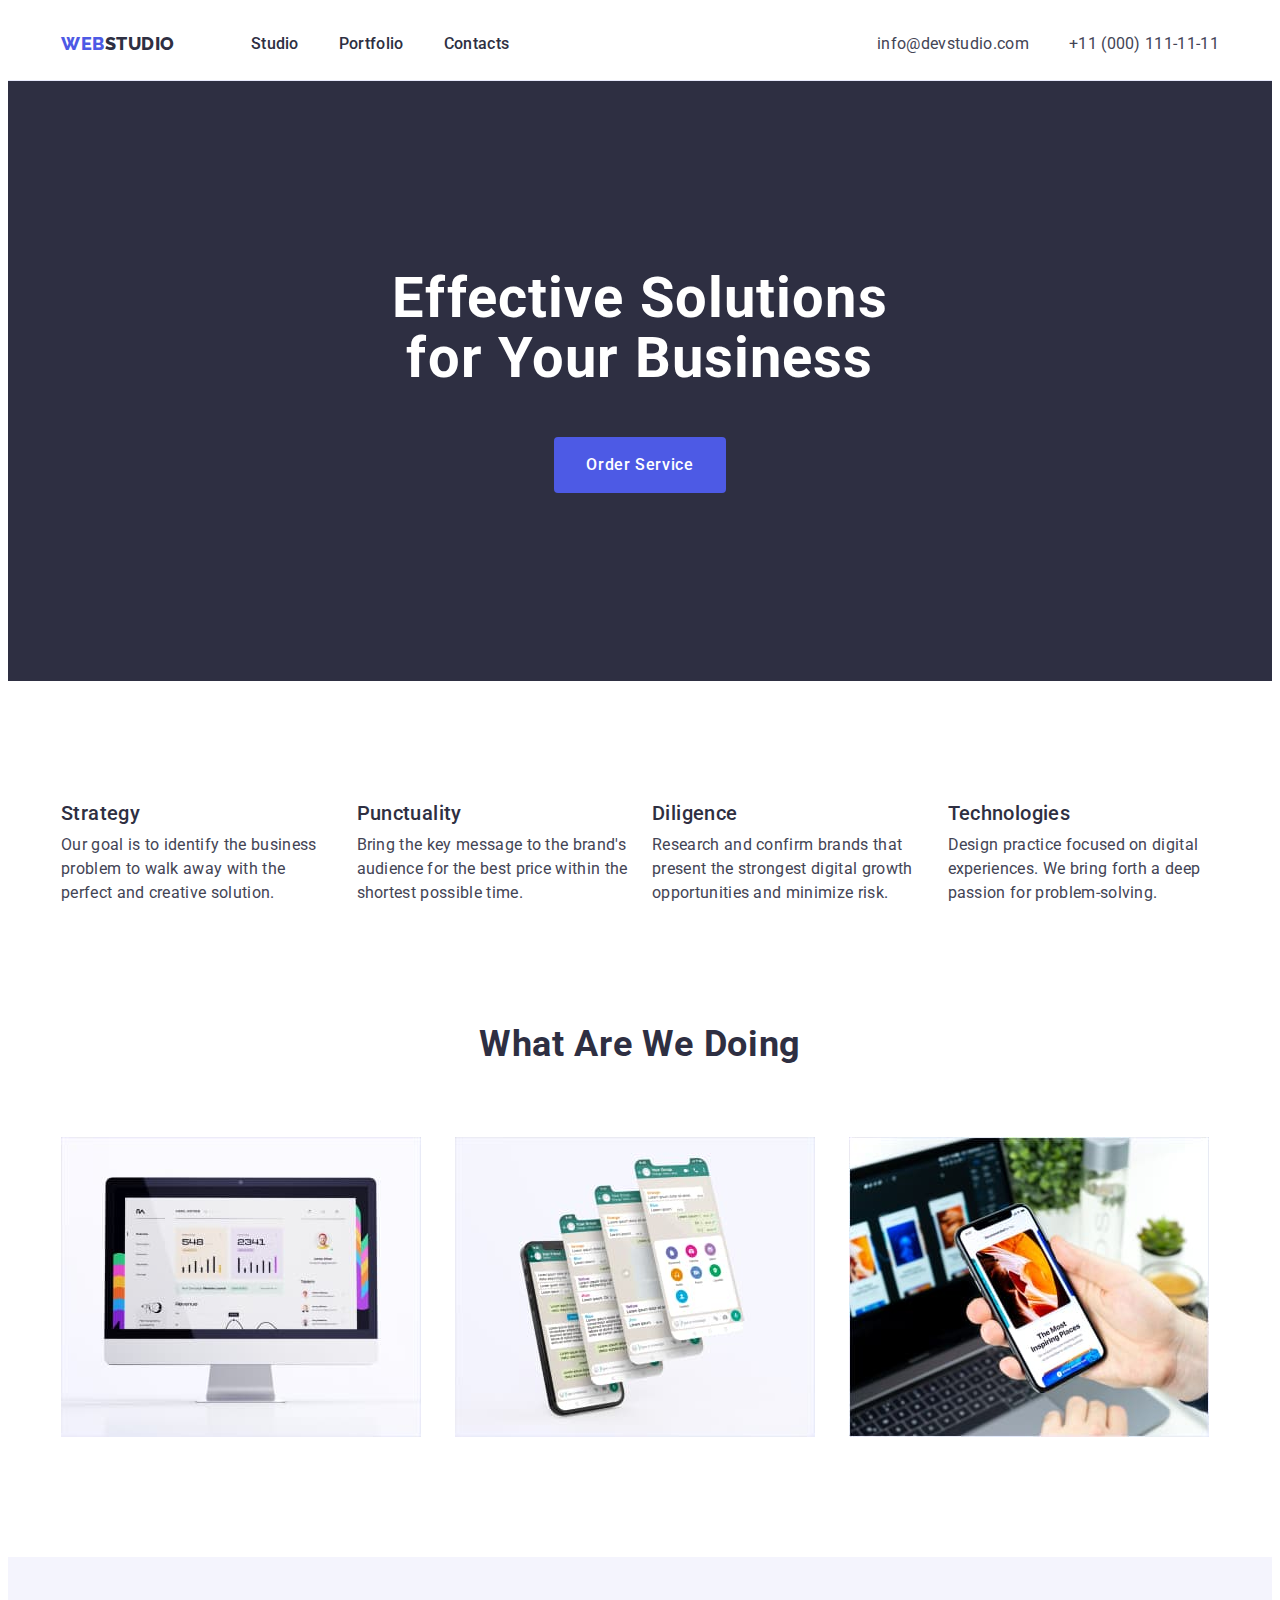
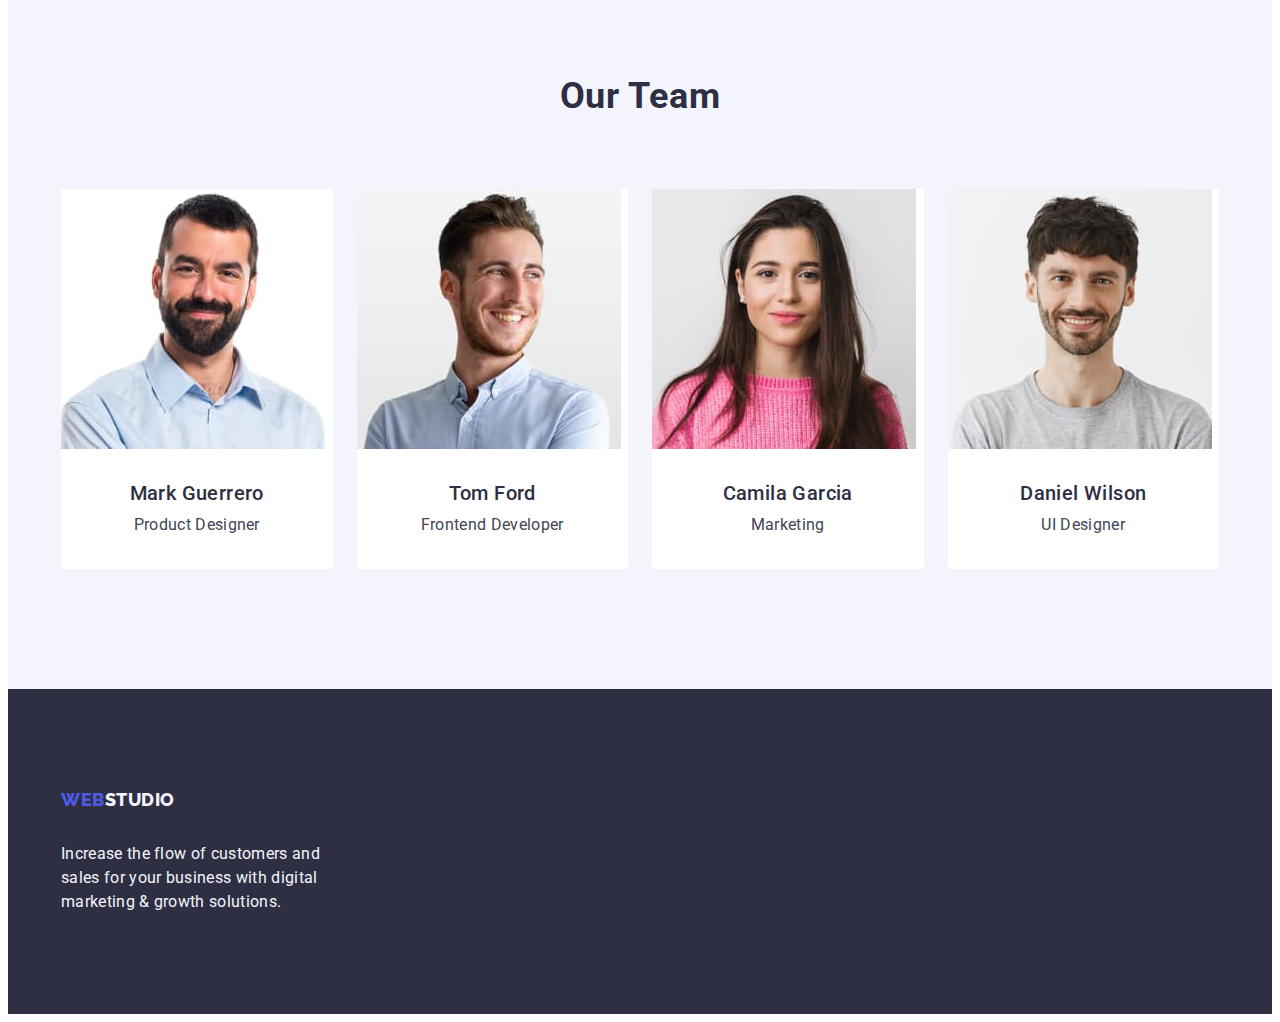
<file: index.html>
<!DOCTYPE html>
<html lang="en">
  <head>
    <meta charset="UTF-8" />
    <meta name="viewport" content="width=device-width, initial-scale=1.0" />
    <title>Sokolova 01 homework</title>
    <link rel="preconnect" href="https://fonts.googleapis.com" />
    <link rel="preconnect" href="https://fonts.gstatic.com" crossorigin />
    <link
      href="https://fonts.googleapis.com/css2?family=Montserrat:wght@400;600&family=Roboto:wght@400;500;700&display=swap"
      rel="stylesheet"
    />
    <link rel="preconnect" href="https://fonts.googleapis.com">
<link rel="preconnect" href="https://fonts.gstatic.com" crossorigin>
<link href="https://fonts.googleapis.com/css2?family=Raleway:wght@800&display=swap" rel="stylesheet">
<link rel="stylesheet" href="https://cdnjs.cloudflare.com/ajax/libs/modern-normalize/2.0.0/modern-normalize.min.css" integrity="sha512-4xo8blKMVCiXpTaLzQSLSw3KFOVPWhm/TRtuPVc4WG6kUgjH6J03IBuG7JZPkcWMxJ5huwaBpOpnwYElP/m6wg==" crossorigin="anonymous" referrerpolicy="no-referrer" />
    <link rel="stylesheet" href="./css/styles.css" />
  </head>
  <body>
    <header class="header">
      <div class="container header-container">
      <nav class="header-navigation">
        <a href="./index.html" class="header-logo link">Web<span class="header-logo-accent">Studio</span></a>
        <ul class="header-list list">
          <li class="header-list-point"><a href="./index.html" class="header-list-link link">Studio</a></li>
          <li class="header-list-point"><a href="./portfolio.html" class="header-list-link link">Portfolio</a></li>
          <li class="header-list-point"><a href="" class="header-list-link link">Contacts</a></li>
        </ul>
      </nav>
      <address class="header-address">
        <ul class="header-address-list list">
          <li class="header-address-item"><a class="header-address-link link" href="mailto:info@devstudio.com">info@devstudio.com</a></li>
          <li class="header-address-item"><a class="header-address-link link" href="tel:+110001111111">+11 (000) 111-11-11</a></li>
        </ul>
      </address>
    </div>
    </header>
    <main>
      <section class="hero">
        <div class="container hero-container">
        <h1 class="hero-title">Effective Solutions for Your Business</h1>
        <button type="button" class="hero-btn">Order Service</button>
      </div>
      </section>
      <section class="advantages">
        <div class="container advantages-container">
        <h2 class="visually-hidden">Advantages</h2>
        <ul class="advantages-list list">
          <li class="advantages-item">
            <h3 class="advantages-subtitle">Strategy</h3>
            <p class="advantages-item-text">
              Our goal is to identify the business problem to walk away with the
              perfect and creative solution.
            </p>
          </li>
          <li class="advantages-item">
            <h3 class="advantages-subtitle">Punctuality</h3>
            <p class="advantages-item-text">
              Bring the key message to the brand's audience for the best price
              within the shortest possible time.
            </p>
          </li>
          <li class="advantages-item">
            <h3 class="advantages-subtitle">Diligence</h3>
            <p class="advantages-item-text">
              Research and confirm brands that present the strongest digital
              growth opportunities and minimize risk.
            </p>
          </li>
          <li class="advantages-item">
            <h3 class="advantages-subtitle">Technologies</h3>
            <p class="advantages-item-text">
              Design practice focused on digital experiences. We bring forth a
              deep passion for problem-solving.
            </p>
          </li>
        </ul>
      </div>
      </section>
      <section class="we-do">
        <div class="container we-do-container">
        <h2 class="section-title">What are we doing</h2>
        <ul class="image-list list">
          <li class="image-list-item">
            <img
              src="./images/img_1.jpg"
              alt="preview"
              width="360"
              height="300"
            />
          </li>
          <li class="image-list-item">
            <img
              src="./images/img_2.jpg"
              alt="preview"
              width="360"
              height="300"
            />
          </li>
          <li class="image-list-item">
            <img
              src="./images/img_3.jpg"
              alt="preview"
              width="360"
              height="300"
            />
          </li>
        </ul>
      </div>
      </section>
      <section class="team-section">
        <div class="container team-container">
        <h2 class="section-title">Our Team</h2>
        <ul class="team-list list">
          <li class="team-list-item">
            <img
              src="./images/Mark_Guerrero.jpg"
              alt="Mark Guerrero"
              width="264"
              height="260"
            />
            <div class="team-text-container">
            <h3 class="local-title">Mark Guerrero</h3>
            <p class="section-text">Product Designer</p>
          </div>
          </li>
          <li class="team-list-item">
            <img
              src="./images/Tom_Ford.jpg"
              alt="Tom Ford"
              width="264"
              height="260"
            />
            <div class="team-text-container">
            <h3 class="local-title">Tom Ford</h3>
            <p class="section-text">Frontend Developer</p>
          </div>
          </li>
          <li class="team-list-item">
            <img
              src="./images/Camila_Garcia.jpg"
              alt="Camila Garcia"
              width="264"
              height="260"
            />
            <div class="team-text-container">
            <h3 class="local-title">Camila Garcia</h3>
            <p class="section-text">Marketing</p>
          </div>
          </li>
          <li class="team-list-item">
            <img
              src="./images/Daniel_Wilson.jpg"
              alt="Daniel Wilson"
              width="264"
              height="260"
            />
            <div class="team-text-container">
            <h3 class="local-title">Daniel Wilson</h3>
            <p class="section-text">UI Designer</p>
          </div>
          </li>
        </ul>
      </div>
      </section>
    </main>
    <footer class="footer">
      <div class="container footer-container">
      <a href="./index.html" class="footer-logo link">Web<span class="footer-logo-accent">Studio</span></a>
      <p class="footer-text">
        Increase the flow of customers and sales for your business with digital
        marketing & growth solutions.
      </p>
    </div>
    </footer>
  </body>
</html>
</file>
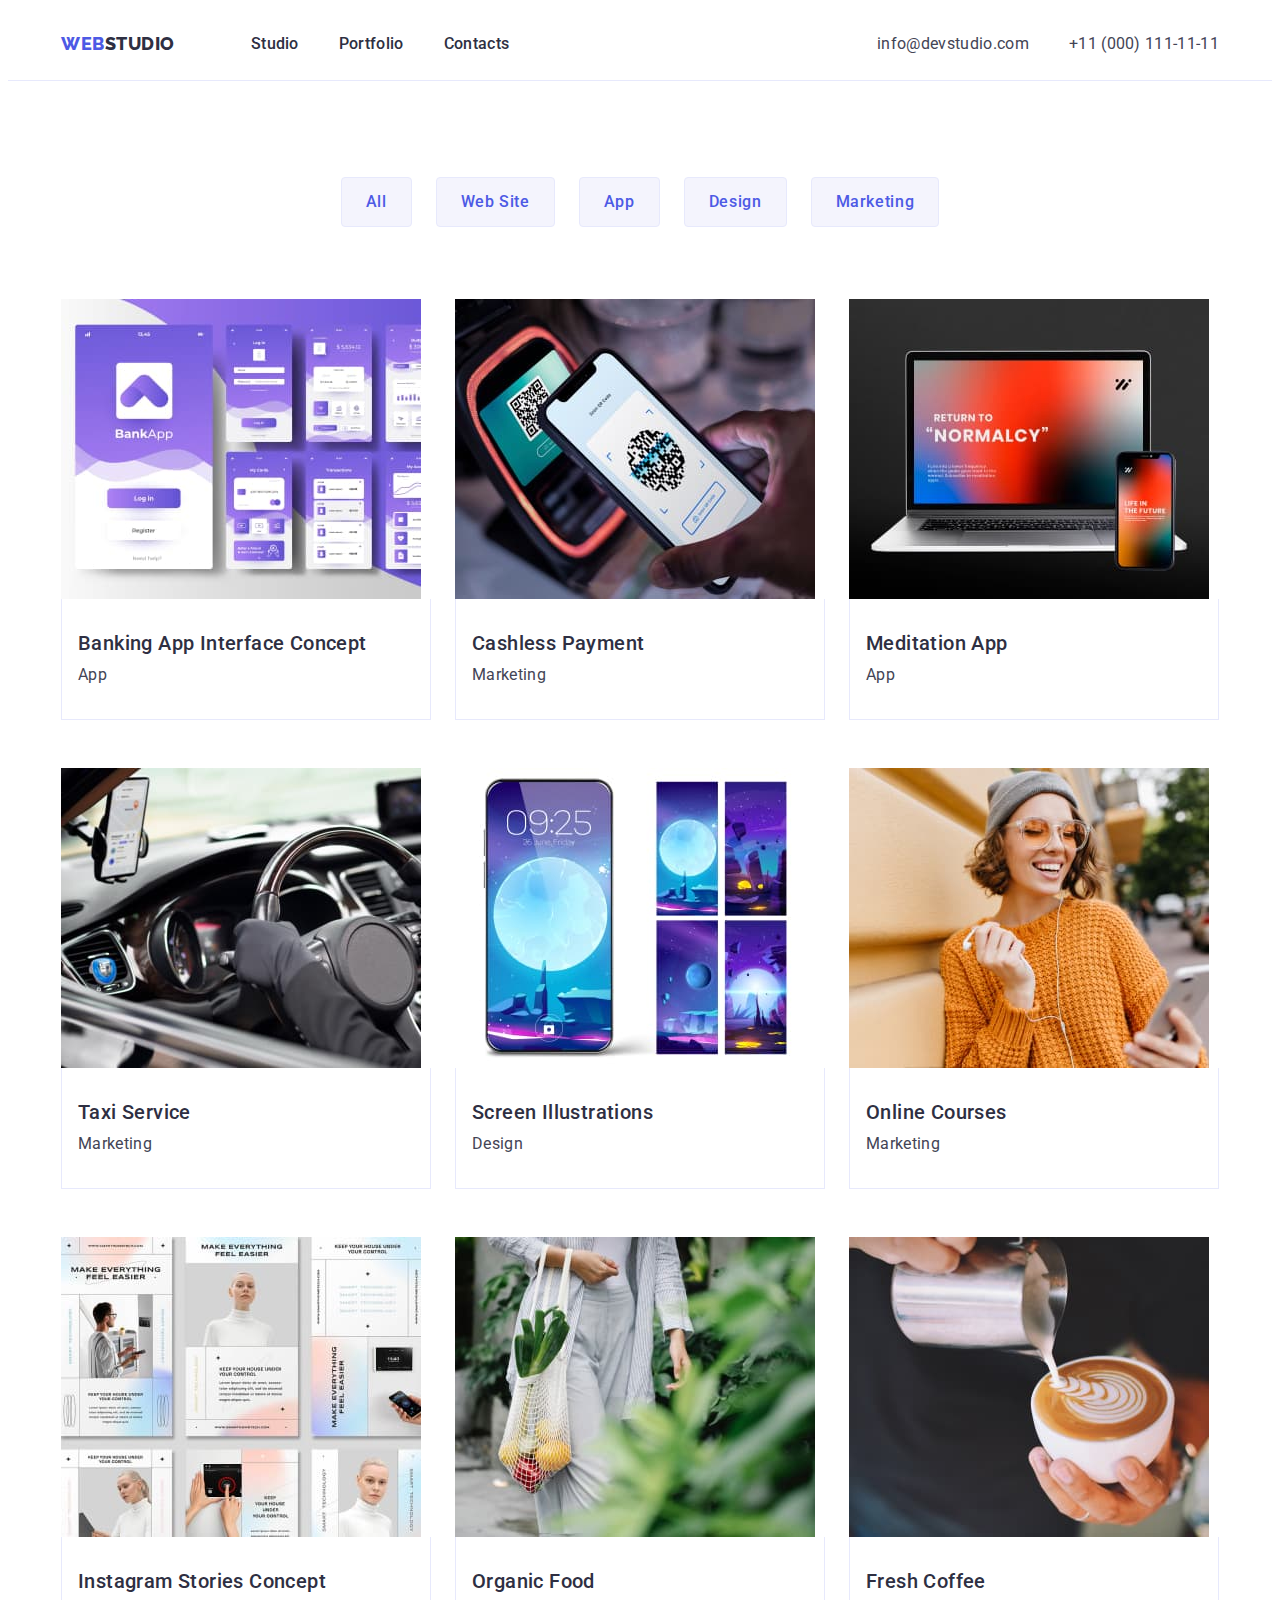
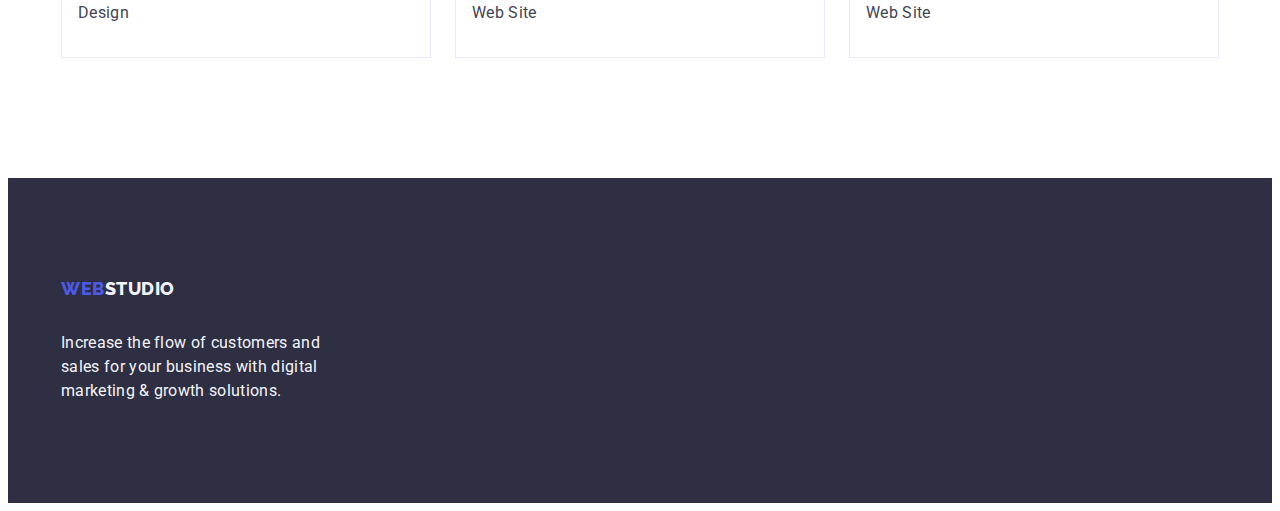
<file: portfolio.html>
<!DOCTYPE html>
<html lang="en">
<head>
    <meta charset="UTF-8">
    <meta name="viewport" content="width=device-width, initial-scale=1.0">
    <title>Sokolova 02 homework</title>
    <link rel="preconnect" href="https://fonts.googleapis.com" />
    <link rel="preconnect" href="https://fonts.gstatic.com" crossorigin />
    <link
      href="https://fonts.googleapis.com/css2?family=Montserrat:wght@400;600&family=Roboto:wght@400;500;700&display=swap"
      rel="stylesheet"
    />
    <link rel="preconnect" href="https://fonts.googleapis.com">
<link rel="preconnect" href="https://fonts.gstatic.com" crossorigin>
<link href="https://fonts.googleapis.com/css2?family=Raleway:wght@800&display=swap" rel="stylesheet">
<link rel="stylesheet" href="https://cdnjs.cloudflare.com/ajax/libs/modern-normalize/2.0.0/modern-normalize.min.css" integrity="sha512-4xo8blKMVCiXpTaLzQSLSw3KFOVPWhm/TRtuPVc4WG6kUgjH6J03IBuG7JZPkcWMxJ5huwaBpOpnwYElP/m6wg==" crossorigin="anonymous" referrerpolicy="no-referrer" />
    <link rel="stylesheet" href="./css/styles.css" />
</head>
<body>
    <header class="header">
        <div class="container header-container">
        <nav class="header-navigation">
          <a href="./index.html" class="header-logo link">Web<span class="header-logo-accent">Studio</span></a>
          <ul class="header-list list">
            <li class="header-list-point"><a href="./index.html" class="header-list-link link">Studio</a></li>
            <li class="header-list-point"><a href="./portfolio.html" class="header-list-link link">Portfolio</a></li>
            <li class="header-list-point"><a href="" class="header-list-link link">Contacts</a></li>
          </ul>
        </nav>
        <address class="header-address">
            <ul class="header-address-list list">
              <li class="header-address-item"><a class="header-address-link link" href="mailto:info@devstudio.com">info@devstudio.com</a></li>
              <li class="header-address-item"><a class="header-address-link link" href="tel:+110001111111">+11 (000) 111-11-11</a></li>
            </ul>
          </address>
        </div>
      </header>
      <main>
        <section class="portfolio">
            <div class="container">
            <h1 class="visually-hidden">Filter</h1>
            <ul class="filter-list list">
                <li ><button type="button" class="filter-btn">All</button></li>
                <li><button type="button" class="filter-btn">Web Site</button></li>
                <li><button type="button" class="filter-btn">App</button></li>
                <li><button type="button" class="filter-btn">Design</button></li>
                <li><button type="button" class="filter-btn">Marketing</button></li>
            </ul>
        <ul class="portfolio-list list">
            <li class="portfolio-list-item">
                <a class="link" href="">
                    <img src="./images/banking_app_interface_concept.jpg" alt="our work" width="360" height="300">
                    <div class="name">
                    <h2  class="portfolio-title">Banking App Interface Concept</h2>
                    <p class="portfolio-text">App</p>
                </div>
                </a>
            </li>
        
            <li class="portfolio-list-item">
                <a href="" class="link">
                    <img src="./images/cashless_payment.jpg" alt="our work" width="360" height="300">
                    <div class="name">
                    <h2 class="portfolio-title">Cashless Payment</h2>
                    <p class="portfolio-text">Marketing</p>
                </div>
                </a>
            </li>
            <li class="portfolio-list-item">
                <a href="" class="link">
                    <img src="./images/meditation_app.jpg" alt="our work" width="360" height="300">
                    <div class="name">
                    <h2 class="portfolio-title">Meditation App</h2>
                    <p class="portfolio-text">App</p>
                </div>
                </a>
            </li>
            <li class="portfolio-list-item">
                <a href="" class="link">
                    <img src="./images/taxi_service.jpg" alt="our work" width="360" height="300">
                    <div class="name">
                    <h2 class="portfolio-title">Taxi Service</h2>
                    <p class="portfolio-text">Marketing</p>
                </div>
                </a>
            </li>
            <li class="portfolio-list-item">
                <a href="" class="link">
                    <img src="./images/screen_illustrations.jpg" alt="our work" width="360" height="300">
                    <div class="name">
                    <h2 class="portfolio-title">Screen Illustrations</h2>
                    <p class="portfolio-text">Design</p>
                </div>
                </a>
            </li>
            <li class="portfolio-list-item">
                <a href="" class="link">
                    <img src="./images/online_courses.jpg" alt="our work" width="360" height="300">
                    <div class="name">
                    <h2 class="portfolio-title">Online Courses</h2>
                    <p class="portfolio-text">Marketing</p>
                </div>
                </a>
            </li>
            <li class="portfolio-list-item">
                <a href="" class="link">
                    <img src="./images/instagram_stories.jpg" alt="our work" width="360" height="300">
                    <div class="name">
                    <h2 class="portfolio-title">Instagram Stories Concept</h2>
                    <p class="portfolio-text">Design</p>
                </div>
                </a>
            </li>
            <li class="portfolio-list-item">
                <a href="" class="link">
                    <img src="./images/organic_food.jpg" alt="our work" width="360" height="300">
                    <div class="name">
                    <h2 class="portfolio-title">Organic Food</h2>
                    <p class="portfolio-text">Web Site</p>
                </div>
                </a>
            </li>
            <li class="portfolio-list-item">
                <a href="" class="link">
                    <img src="./images/fresh_coffee.jpg" alt="our work" width="360" height="300">
                    <div class="name">
                    <h2 class="portfolio-title">Fresh Coffee</h2>
                    <p class="portfolio-text">Web Site</p>
                </div>
                </a>
            </li>
        </ul>
        </div>
        </section>
      </main>
      <footer class="footer">
        <div class="container">
        <a href="./index.html" class="footer-logo link">Web<span class="footer-logo-accent">Studio</span></a>
        <p class="footer-text">
          Increase the flow of customers and sales for your business with digital
          marketing & growth solutions.
        </p>
        </div>
      </footer>
    
</body>
</html>
</file>
<file: css/styles.css>
:root {
    --background-color: #F4F4FD;
    --accent-text-color: #4D5AE5;
    --text-color: #434455;
    --secondary-text-color: #2E2F42;
    --action-color: #404BBF;

}
.visually-hidden {
    position: absolute;
    width: 1px;
    height: 1px;
    margin: -1px;
    border: 0;
    padding: 0;
    white-space: nowrap;
    clip-path: inset(100%);
    clip: rect(0 0 0 0);
    overflow: hidden;
    }

p, 
h1, 
h2, 
h3, 
h4, 
h5, 
h6{
margin-top: 0;
margin-bottom: 0;
}

ul,ol{
    margin-top: 0;
    margin-bottom: 0;
    padding-left: 0;
}

body {
    font-family:"Roboto", sans-serif;
    color: #434455;
    background-color: #FFFFFF;

}

.container{
    width: 100%;
    max-width: 1158px;
    padding-right: 15px;
    padding-left: 15px;
    margin: 0 auto;
}


.link {
    text-decoration: none;
}
.list{
    list-style-type: none;
}

img {
    display: block;
    max-width: 100%;
    height: auto;
  }
/*!-----------------------HEADER-----------------------!*/

.header{
    border-bottom: 1px solid var(--cornflower, #E7E9FC);
}
.header-logo {
    color: var(--accent-text-color);
font-size: 18px;
font-family: "Raleway", sans-serif;
font-weight: 800;
line-height: 1.17; /* 21px/18 */
letter-spacing: 0.03em;
text-transform: uppercase;
margin-right: 76px;
}


.header-logo-accent{
    color: var(--secondary-text-color);
    font-family: "Raleway", sans-serif;
}


.header-container{
    display: flex;
    gap: 332px;
}
.header-navigation{
    display: flex;
    align-items: center;
}


.header-list{
    display:flex;
    gap:40px;
}

.header-list-link {
    color: var(--secondary-text-color);
/* Body Medium */
font-size: 16px;
font-weight: 500;
line-height: 1.5;
letter-spacing: 0.02em;
padding: 24px 0;
}

.header-list-link:hover,
.header-list-link:focus{
    color: var(--ocean, #404BBF);
}

.header-address{
    font-style: normal;
    margin-left: auto;
}

.header-address-list{
    display:flex;
    gap:40px;
    padding: 24px 0;
    
}

.header-address-link{
    color: var(--slate, #434455);
/* Body */
font-size: 16px;
line-height: 1.5;
letter-spacing: 0.02em;
}
.header-address-link:hover,
.header-address-link:focus{
    color: var(--ocean, #404BBF);
}

/*!-----------------------HERO-----------------------!*/

.hero {
    background-color: var(--secondary-text-color);
    text-align: center;
    padding: 188px 0;
    text-align: center;
}

.hero-title {
    color: var(--white, #FFF);
    text-align: center;
/* Header 1 */
font-size: 56px;
font-weight: 700;
line-height: 1.07;
letter-spacing: 0.02em;
max-width: 496px;
margin: 0 auto;
margin-bottom: 48px;
}
.hero-btn {
    cursor: pointer;
    background-color: var(--iris, #4D5AE5);
    color: var(--white, #FFF);
    /* Button Text */
    font-size: 16px;
    font-family: inherit;
    font-weight: 500;
    line-height: 1.5;
    letter-spacing: 0.04em;
    padding: 16px 32px;
    border-radius: 4px;
    border: none;
    display: block;
    min-width: 169px;
    margin: 0 auto;
   
}
.hero-btn:is(:hover,:focus){
    background-color: var(--ocean, #404BBF);
}


/*!-----------------------ADVANTAGES-----------------------!*/
.advantages{
    padding: 120px 0;
    
}

.advantages-list{
    display: flex;
    gap: 24px;
}

.advantages-item{
    width: calc((100% - 24px * 3) / 4);
}

.advantages-subtitle {
    color: var(--secondary-text-color);
/* Header 3 */
font-size: 20px;
font-weight: 500;
line-height: 1.2;
letter-spacing: 0.02em;
margin-bottom: 8px;
}
.advantages-item-text {
    color: var(--slate, #434455);
/* Body */
font-size: 16px;
line-height: 1.5;
letter-spacing: 0.02em;
}



/*!-----------------------WHAT ARE WE DOING-----------------------!*/
.we-do{
    padding-bottom: 120px;
}
.section-title {
    color: var(--secondary-text-color);
/* Header 2 */
font-size: 36px;
font-weight: 700;
line-height: 1.11;
letter-spacing: 0.02em;
text-transform: capitalize;
text-align: center;
margin-bottom: 72px;
}


.image-list{
    display: flex;
    gap: 24px;
}
.image-list-item{
    width: calc((100% - 24px * 2) / 3);
}

/*!-----------------------TEAM-----------------------!*/

.team-section{
    background-color: #F4F4FD;
    padding: 120px 0;
}

.team-list{
    display: flex;
    gap: 24px;
}
.team-list-item{
    background-color: #FFFFFF;
    width: calc((100% - 24px * 3) / 4);
    border-radius: 0px 0px 4px 4px;
} 


.team-text-container{
    padding: 32px 16px;
    width: 232px;
    margin: 0 auto;
}
.local-title{
    color: var(--secondary-text-color);
/* Header 3 */
font-size: 20px;
font-weight: 500;
line-height: 1.2;
letter-spacing: 0.02em;
text-align: center;
margin-bottom: 8px;
}

.section-text {
    color: var(--slate, #434455);
/* Body */
font-size: 16px;
line-height: 1.5;
letter-spacing: 0.02em;
text-align: center;
}









/*!-----------------------FOOTER-----------------------!*/


.footer{
    background: var(--secondary-text-color);
    padding-top: 100px;
    padding-bottom: 100px;

}
.footer-container{
    margin: 0 auto;
}
.footer-logo {
    color: var(--accent-text-color);
font-size: 18px;
font-family: "Raleway", sans-serif;
font-weight: 800;
line-height: 1.17;
letter-spacing: 0.03em;
text-transform: uppercase;
display: inline-block;
margin-bottom: 16px;

}

.footer-logo-accent {
    color: var(--iris, #f4f4fd);
font-size: 18px;
font-family: Raleway;
font-weight: 800;
line-height: 1.17;
letter-spacing: 0.03em;
text-transform: uppercase;
}
.footer-text{
    color: var(--cloud, #F4F4FD);
/* Body */
font-size: 16px;
line-height: 1.5;
letter-spacing: 0.02em;
margin-top: 16px;
max-width: 264px;
}

/*!-----------------------FILTER LIST-----------------------!*/


.filter-list{
    display: flex;
    gap:24px;
    justify-content: center;
    margin-bottom: 72px;
    
}
.filter-btn {
    cursor: pointer;
    color: var(--iris, #4D5AE5);
text-align: center;
/* Button Text */
font-size: 16px;
font-family: inherit;
font-weight: 500;
line-height: 1.5;
letter-spacing: 0.04em;
border: 1px solid var(--cornflower, #E7E9FC);
background: var(--cloud, #F4F4FD);
padding: 12px 24px 12px 24px;
border-radius: 4px;

}



.filter-btn:is(:hover,:focus){
    color: var(--white, #FFF);
text-align: center;
/* Button Text */
font-size: 16px;
font-weight: 500;
line-height: 1.5;
letter-spacing: 0.04em;
background: var(--ocean, #404BBF);
border: 1px solid transparent
}
/*!-----------------------PORTFOLIO-----------------------!*/
.portfolio{
    padding-top: 96px;
    padding-bottom: 120px;
}

.portfolio-list{
    display: flex;
    flex-wrap: wrap;
    gap: 24px;
    row-gap: 48px
}


.portfolio-list-item{
    width: calc((100% - 24px * 2) / 3);

}
.portfolio-title{
    color: var(--secondary-text-color);
/* Header 3 */
font-size: 20px;
font-weight: 500;
line-height: 1.2;
letter-spacing: 0.02em;
margin-bottom: 8px;
}
.portfolio-text{
    color: var(--slate, #434455);
/* Body */
font-size: 16px;
line-height: 1.5;
letter-spacing: 0.02em;
}

.name{
    padding: 32px 16px;
    border: 1px solid #e7e9fc;
    border-top: none;
    

}
</file>
